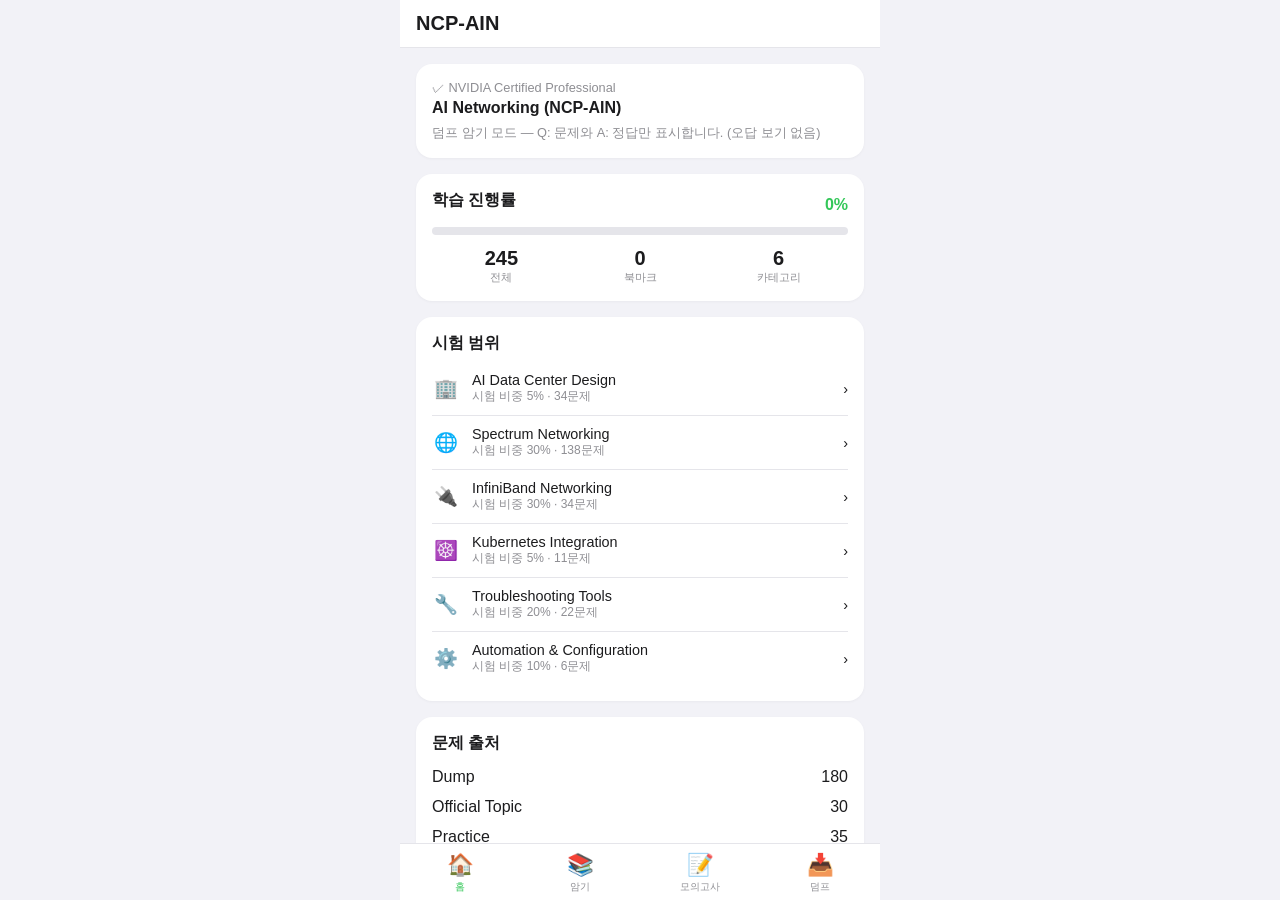
<file: index.html>
<!DOCTYPE html>
<html lang="ko">
<head>
  <meta charset="UTF-8">
  <meta name="viewport" content="width=device-width, initial-scale=1, maximum-scale=1, user-scalable=no, viewport-fit=cover">
  <meta name="apple-mobile-web-app-capable" content="yes">
  <meta name="apple-mobile-web-app-status-bar-style" content="black-translucent">
  <meta name="apple-mobile-web-app-title" content="NCP-AIN">
  <meta name="theme-color" content="#1a5c2e">
  <title>NCP-AIN 암기</title>
  <link rel="manifest" href="manifest.json">
  <link rel="apple-touch-icon" href="icons/icon-192.png">
  <link rel="stylesheet" href="css/style.css?v=d69693b3">
</head>
<body>
  <div id="app">
    <header class="top-bar">
      <h1 id="page-title">NCP-AIN</h1>
      <button id="menu-btn" class="icon-btn" aria-label="메뉴" hidden>⋯</button>
    </header>

    <main id="main-content"></main>

    <nav class="tab-bar" role="tablist">
      <button class="tab active" data-tab="home" role="tab">
        <span class="tab-icon">🏠</span><span>홈</span>
      </button>
      <button class="tab" data-tab="study" role="tab">
        <span class="tab-icon">📚</span><span>암기</span>
      </button>
      <button class="tab" data-tab="exam" role="tab">
        <span class="tab-icon">📝</span><span>모의고사</span>
      </button>
      <button class="tab" data-tab="import" role="tab">
        <span class="tab-icon">📥</span><span>덤프</span>
      </button>
    </nav>
  </div>

  <div id="toast" class="toast" hidden></div>
  <script>
    // One-time cleanup for devices that still have a stale service worker
    // or cache from older app versions (see sw.js). Once cleaned, this
    // becomes a no-op forever, so it no longer reloads the page on every
    // launch (that used to make the app load twice on every open).
    (function () {
      var DONE_KEY = 'ncpain_cache_reset_v7';

      function loadApp() {
        var s = document.createElement('script');
        s.src = 'js/app.js?v=d69693b3';
        document.body.appendChild(s);
      }

      if (localStorage.getItem(DONE_KEY)) {
        loadApp();
        return;
      }

      var hadServiceWorker = false;
      var hadCache = false;
      var tasks = [];

      if ('serviceWorker' in navigator) {
        tasks.push(
          navigator.serviceWorker.getRegistrations().then(function (regs) {
            hadServiceWorker = regs.length > 0;
            return Promise.all(regs.map(function (r) { return r.unregister(); }));
          })
        );
      }
      if ('caches' in window) {
        tasks.push(
          caches.keys().then(function (keys) {
            hadCache = keys.length > 0;
            return Promise.all(keys.map(function (k) { return caches.delete(k); }));
          })
        );
      }

      Promise.all(tasks)
        .catch(function () {})
        .then(function () {
          localStorage.setItem(DONE_KEY, '1');
          if (hadServiceWorker || hadCache) {
            location.reload();
          } else {
            loadApp();
          }
        });
    })();
  </script>
</body>
</html>
</file>
<file: css/style.css>
:root {
  --green: #34c759;
  --green-dark: #1a5c2e;
  --green-light: rgba(52, 199, 89, 0.15);
  --bg: #f2f2f7;
  --card: #ffffff;
  --text: #1c1c1e;
  --text-secondary: #8e8e93;
  --border: #e5e5ea;
  --safe-bottom: env(safe-area-inset-bottom, 0px);
  --safe-top: env(safe-area-inset-top, 0px);
}

* { box-sizing: border-box; -webkit-tap-highlight-color: transparent; }

html, body {
  margin: 0;
  padding: 0;
  font-family: -apple-system, BlinkMacSystemFont, 'SF Pro Text', 'Segoe UI', sans-serif;
  background: var(--bg);
  color: var(--text);
  height: 100%;
  overflow: hidden;
}

#app {
  display: flex;
  flex-direction: column;
  height: 100dvh;
  max-width: 480px;
  margin: 0 auto;
  background: var(--bg);
}

.top-bar {
  padding: calc(12px + var(--safe-top)) 16px 12px;
  background: var(--card);
  border-bottom: 1px solid var(--border);
  display: flex;
  align-items: center;
  justify-content: space-between;
  flex-shrink: 0;
}

.top-bar h1 {
  margin: 0;
  font-size: 1.25rem;
  font-weight: 700;
}

#main-content {
  flex: 1;
  overflow-y: auto;
  -webkit-overflow-scrolling: touch;
  padding: 16px;
  padding-bottom: 8px;
}

.tab-bar {
  display: flex;
  background: var(--card);
  border-top: 1px solid var(--border);
  padding-bottom: var(--safe-bottom);
  flex-shrink: 0;
}

.tab {
  flex: 1;
  display: flex;
  flex-direction: column;
  align-items: center;
  gap: 2px;
  padding: 8px 4px 6px;
  border: none;
  background: none;
  color: var(--text-secondary);
  font-size: 0.65rem;
  cursor: pointer;
}

.tab.active { color: var(--green); }
.tab-icon { font-size: 1.35rem; }

.card {
  background: var(--card);
  border-radius: 16px;
  padding: 16px;
  margin-bottom: 16px;
  box-shadow: 0 1px 3px rgba(0,0,0,0.04);
}

.card h2 { margin: 0 0 8px; font-size: 1rem; }
.card .subtitle { color: var(--text-secondary); font-size: 0.8rem; margin: 0; }

.progress-bar {
  height: 8px;
  background: var(--border);
  border-radius: 4px;
  overflow: hidden;
  margin: 8px 0 12px;
}

.progress-fill {
  height: 100%;
  background: var(--green);
  border-radius: 4px;
  transition: width 0.3s;
}

.stats {
  display: flex;
  text-align: center;
}

.stats > div { flex: 1; }
.stats .num { font-size: 1.25rem; font-weight: 700; }
.stats .label { font-size: 0.7rem; color: var(--text-secondary); }

.category-row {
  display: flex;
  align-items: center;
  gap: 12px;
  padding: 10px 0;
  border: none;
  background: none;
  width: 100%;
  text-align: left;
  font-size: 0.9rem;
  color: var(--text);
  border-bottom: 1px solid var(--border);
  cursor: pointer;
}

.category-row:last-child { border-bottom: none; }
.category-icon { font-size: 1.2rem; width: 28px; text-align: center; }
.category-meta { font-size: 0.75rem; color: var(--text-secondary); }

.chips {
  display: flex;
  gap: 8px;
  overflow-x: auto;
  padding: 8px 0 12px;
  -webkit-overflow-scrolling: touch;
  scrollbar-width: none;
}
.chips::-webkit-scrollbar { display: none; }

.chip {
  flex-shrink: 0;
  padding: 6px 12px;
  border-radius: 999px;
  border: none;
  background: #e5e5ea;
  font-size: 0.75rem;
  font-weight: 500;
  cursor: pointer;
}
.chip.active { background: var(--green-light); color: var(--green-dark); }

.round-banner {
  background: var(--green-light);
  color: var(--green-dark);
  text-align: center;
  padding: 8px;
  font-size: 0.8rem;
  font-weight: 600;
  border-radius: 8px;
  margin-bottom: 12px;
}

.q-header {
  display: flex;
  justify-content: space-between;
  align-items: flex-start;
  margin-bottom: 12px;
  font-size: 0.75rem;
  color: var(--text-secondary);
}

.q-badge {
  display: inline-block;
  padding: 2px 8px;
  border-radius: 999px;
  background: #e5e5ea;
  font-size: 0.65rem;
}

.q-badge.multi { background: #fff3e0; color: #e65100; }

.flashcard {
  background: var(--card);
  border-radius: 12px;
  padding: 16px;
  margin-bottom: 12px;
  line-height: 1.6;
}

.qa-line {
  margin: 0;
  font-size: 0.95rem;
}

.qa-question {
  font-weight: 500;
}

.qa-answer {
  margin-top: 16px;
  padding-top: 16px;
  border-top: 1px solid var(--border);
  color: var(--green-dark);
  font-weight: 500;
}

.question-box {
  background: var(--card);
  border-radius: 12px;
  padding: 16px;
  margin-bottom: 12px;
  font-size: 0.95rem;
  font-weight: 500;
  line-height: 1.5;
}

.choice {
  display: flex;
  gap: 12px;
  align-items: flex-start;
  padding: 12px;
  margin-bottom: 8px;
  background: #f2f2f7;
  border-radius: 10px;
  border: 2px solid transparent;
  font-size: 0.875rem;
  line-height: 1.4;
}

.choice.correct {
  background: var(--green-light);
  border-color: var(--green);
}

.choice-label {
  width: 24px;
  height: 24px;
  border-radius: 50%;
  background: #d1d1d6;
  display: flex;
  align-items: center;
  justify-content: center;
  font-weight: 700;
  font-size: 0.75rem;
  flex-shrink: 0;
}

.choice.correct .choice-label {
  background: var(--green);
  color: white;
}

.btn-primary {
  width: 100%;
  padding: 14px;
  border: none;
  border-radius: 12px;
  background: var(--green);
  color: white;
  font-size: 1rem;
  font-weight: 600;
  cursor: pointer;
  margin-top: 8px;
}

.answer-box {
  background: var(--green-light);
  border-radius: 12px;
  padding: 14px;
  margin-top: 12px;
  font-weight: 600;
  font-size: 0.9rem;
}

.nav-bar {
  display: flex;
  justify-content: space-between;
  align-items: center;
  padding: 12px 0;
  margin-top: 8px;
}

.nav-btn {
  background: none;
  border: none;
  color: var(--green);
  font-size: 0.9rem;
  font-weight: 500;
  cursor: pointer;
  padding: 8px 12px;
}

.nav-counter {
  font-size: 0.85rem;
  color: var(--text-secondary);
  font-variant-numeric: tabular-nums;
}

.import-section { margin-bottom: 20px; }
.import-section h3 { margin: 0 0 8px; font-size: 0.95rem; }

.file-btn {
  display: inline-block;
  padding: 12px 16px;
  background: var(--green);
  color: white;
  border-radius: 10px;
  font-weight: 600;
  cursor: pointer;
  margin: 8px 0;
}

.file-btn input { display: none; }

.btn-danger {
  background: none;
  border: none;
  color: #ff3b30;
  font-size: 0.9rem;
  padding: 8px 0;
  cursor: pointer;
}

.toast {
  position: fixed;
  bottom: calc(80px + var(--safe-bottom));
  left: 50%;
  transform: translateX(-50%);
  background: rgba(0,0,0,0.8);
  color: white;
  padding: 10px 20px;
  border-radius: 999px;
  font-size: 0.85rem;
  z-index: 100;
  max-width: 90%;
  text-align: center;
}

.loading {
  text-align: center;
  padding: 40px;
  color: var(--text-secondary);
}

.exam-intro h2 { margin: 4px 0 8px; }

.exam-restart-link {
  display: block;
  width: 100%;
  text-align: center;
  margin-top: 12px;
}

.exam-progress-row {
  display: flex;
  align-items: center;
  justify-content: space-between;
  gap: 8px;
  font-size: 0.8rem;
  color: var(--text-secondary);
  margin-bottom: 6px;
}

.exam-progress-row > span:first-child { flex-shrink: 0; }
.exam-progress-row > span:nth-child(2) { flex: 1; text-align: center; }

.exam-reset-btn {
  flex-shrink: 0;
  border: none;
  background: none;
  color: var(--text-secondary);
  font-size: 0.75rem;
  cursor: pointer;
  padding: 4px 0;
}

.exam-choices {
  display: flex;
  flex-direction: column;
  gap: 10px;
  margin-bottom: 12px;
}

.exam-choice {
  display: flex;
  gap: 12px;
  align-items: flex-start;
  padding: 12px;
  background: #f2f2f7;
  border-radius: 10px;
  border: 2px solid transparent;
  font-size: 0.9rem;
  line-height: 1.4;
  text-align: left;
  cursor: pointer;
  color: var(--text);
  font-family: inherit;
}

.exam-choice.selected {
  background: var(--green-light);
  border-color: var(--green);
}

.exam-choice.selected .choice-label {
  background: var(--green);
  color: white;
}

.exam-submit-btn {
  flex: 1;
  margin: 0 8px;
}

.exam-shuffle-card { padding: 12px 16px; }

.exam-shuffle-toggle {
  display: flex;
  align-items: center;
  justify-content: space-between;
  gap: 12px;
  cursor: pointer;
}

.exam-shuffle-title {
  font-size: 0.9rem;
  font-weight: 600;
  margin-bottom: 2px;
}

.exam-shuffle-toggle input[type="checkbox"] {
  width: 44px;
  height: 26px;
  flex-shrink: 0;
  appearance: none;
  background: #d1d1d6;
  border-radius: 999px;
  position: relative;
  cursor: pointer;
  transition: background 0.2s;
}

.exam-shuffle-toggle input[type="checkbox"]::before {
  content: '';
  position: absolute;
  top: 2px;
  left: 2px;
  width: 22px;
  height: 22px;
  background: white;
  border-radius: 50%;
  transition: transform 0.2s;
  box-shadow: 0 1px 2px rgba(0,0,0,0.2);
}

.exam-shuffle-toggle input[type="checkbox"]:checked {
  background: var(--green);
}

.exam-shuffle-toggle input[type="checkbox"]:checked::before {
  transform: translateX(18px);
}

.exam-result-card { text-align: center; }

.exam-score-big {
  font-size: 2.75rem;
  font-weight: 800;
  color: var(--green);
  margin: 8px 0 4px;
}

.exam-score-big span {
  font-size: 1.5rem;
  color: var(--text-secondary);
  font-weight: 600;
}

.exam-score-percent {
  font-size: 1rem;
  font-weight: 600;
  color: var(--text-secondary);
  margin-bottom: 12px;
}

.review-item {
  padding: 14px 0;
  border-bottom: 1px solid var(--border);
}

.review-item:last-child { border-bottom: none; }

.review-q {
  margin: 0 0 10px;
  font-size: 0.85rem;
  font-weight: 500;
}

.review-block { margin-top: 8px; }

.review-block-label {
  font-size: 0.7rem;
  font-weight: 700;
  color: var(--text-secondary);
  margin-bottom: 4px;
  text-transform: uppercase;
  letter-spacing: 0.02em;
}

.review-choice {
  display: flex;
  gap: 8px;
  align-items: flex-start;
  padding: 8px 10px;
  border-radius: 8px;
  font-size: 0.8rem;
  line-height: 1.4;
  margin-bottom: 4px;
}

.review-choice-label {
  font-weight: 700;
  flex-shrink: 0;
}

.review-wrong-choice {
  background: rgba(255, 59, 48, 0.1);
  color: #ff3b30;
}

.review-correct-choice {
  background: var(--green-light);
  color: var(--green-dark);
}

@media (prefers-color-scheme: dark) {
  :root {
    --bg: #000000;
    --card: #1c1c1e;
    --text: #f2f2f7;
    --text-secondary: #8e8e93;
    --border: #38383a;
  }
  .choice { background: #2c2c2e; }
  .chip { background: #38383a; color: var(--text); }
  .qa-answer { color: var(--green); }
  .exam-choice { background: #2c2c2e; color: var(--text); }
  .review-correct-choice { background: rgba(52, 199, 89, 0.18); color: var(--green); }
  .review-wrong-choice { background: rgba(255, 69, 58, 0.18); color: #ff6961; }
  .exam-shuffle-toggle input[type="checkbox"] { background: #48484a; }
}
</file>
<file: web/css/style.css>
:root {
  --green: #34c759;
  --green-dark: #1a5c2e;
  --green-light: rgba(52, 199, 89, 0.15);
  --bg: #f2f2f7;
  --card: #ffffff;
  --text: #1c1c1e;
  --text-secondary: #8e8e93;
  --border: #e5e5ea;
  --safe-bottom: env(safe-area-inset-bottom, 0px);
  --safe-top: env(safe-area-inset-top, 0px);
}

* { box-sizing: border-box; -webkit-tap-highlight-color: transparent; }

html, body {
  margin: 0;
  padding: 0;
  font-family: -apple-system, BlinkMacSystemFont, 'SF Pro Text', 'Segoe UI', sans-serif;
  background: var(--bg);
  color: var(--text);
  height: 100%;
  overflow: hidden;
}

#app {
  display: flex;
  flex-direction: column;
  height: 100dvh;
  max-width: 480px;
  margin: 0 auto;
  background: var(--bg);
}

.top-bar {
  padding: calc(12px + var(--safe-top)) 16px 12px;
  background: var(--card);
  border-bottom: 1px solid var(--border);
  display: flex;
  align-items: center;
  justify-content: space-between;
  flex-shrink: 0;
}

.top-bar h1 {
  margin: 0;
  font-size: 1.25rem;
  font-weight: 700;
}

#main-content {
  flex: 1;
  overflow-y: auto;
  -webkit-overflow-scrolling: touch;
  padding: 16px;
  padding-bottom: 8px;
}

.tab-bar {
  display: flex;
  background: var(--card);
  border-top: 1px solid var(--border);
  padding-bottom: var(--safe-bottom);
  flex-shrink: 0;
}

.tab {
  flex: 1;
  display: flex;
  flex-direction: column;
  align-items: center;
  gap: 2px;
  padding: 8px 4px 6px;
  border: none;
  background: none;
  color: var(--text-secondary);
  font-size: 0.65rem;
  cursor: pointer;
}

.tab.active { color: var(--green); }
.tab-icon { font-size: 1.35rem; }

.card {
  background: var(--card);
  border-radius: 16px;
  padding: 16px;
  margin-bottom: 16px;
  box-shadow: 0 1px 3px rgba(0,0,0,0.04);
}

.card h2 { margin: 0 0 8px; font-size: 1rem; }
.card .subtitle { color: var(--text-secondary); font-size: 0.8rem; margin: 0; }

.progress-bar {
  height: 8px;
  background: var(--border);
  border-radius: 4px;
  overflow: hidden;
  margin: 8px 0 12px;
}

.progress-fill {
  height: 100%;
  background: var(--green);
  border-radius: 4px;
  transition: width 0.3s;
}

.stats {
  display: flex;
  text-align: center;
}

.stats > div { flex: 1; }
.stats .num { font-size: 1.25rem; font-weight: 700; }
.stats .label { font-size: 0.7rem; color: var(--text-secondary); }

.category-row {
  display: flex;
  align-items: center;
  gap: 12px;
  padding: 10px 0;
  border: none;
  background: none;
  width: 100%;
  text-align: left;
  font-size: 0.9rem;
  color: var(--text);
  border-bottom: 1px solid var(--border);
  cursor: pointer;
}

.category-row:last-child { border-bottom: none; }
.category-icon { font-size: 1.2rem; width: 28px; text-align: center; }
.category-meta { font-size: 0.75rem; color: var(--text-secondary); }

.chips {
  display: flex;
  gap: 8px;
  overflow-x: auto;
  padding: 8px 0 12px;
  -webkit-overflow-scrolling: touch;
  scrollbar-width: none;
}
.chips::-webkit-scrollbar { display: none; }

.chip {
  flex-shrink: 0;
  padding: 6px 12px;
  border-radius: 999px;
  border: none;
  background: #e5e5ea;
  font-size: 0.75rem;
  font-weight: 500;
  cursor: pointer;
}
.chip.active { background: var(--green-light); color: var(--green-dark); }

.round-banner {
  background: var(--green-light);
  color: var(--green-dark);
  text-align: center;
  padding: 8px;
  font-size: 0.8rem;
  font-weight: 600;
  border-radius: 8px;
  margin-bottom: 12px;
}

.q-header {
  display: flex;
  justify-content: space-between;
  align-items: flex-start;
  margin-bottom: 12px;
  font-size: 0.75rem;
  color: var(--text-secondary);
}

.q-badge {
  display: inline-block;
  padding: 2px 8px;
  border-radius: 999px;
  background: #e5e5ea;
  font-size: 0.65rem;
}

.q-badge.multi { background: #fff3e0; color: #e65100; }

.flashcard {
  background: var(--card);
  border-radius: 12px;
  padding: 16px;
  margin-bottom: 12px;
  line-height: 1.6;
}

.qa-line {
  margin: 0;
  font-size: 0.95rem;
}

.qa-question {
  font-weight: 500;
}

.qa-answer {
  margin-top: 16px;
  padding-top: 16px;
  border-top: 1px solid var(--border);
  color: var(--green-dark);
  font-weight: 500;
}

.question-box {
  background: var(--card);
  border-radius: 12px;
  padding: 16px;
  margin-bottom: 12px;
  font-size: 0.95rem;
  font-weight: 500;
  line-height: 1.5;
}

.choice {
  display: flex;
  gap: 12px;
  align-items: flex-start;
  padding: 12px;
  margin-bottom: 8px;
  background: #f2f2f7;
  border-radius: 10px;
  border: 2px solid transparent;
  font-size: 0.875rem;
  line-height: 1.4;
}

.choice.correct {
  background: var(--green-light);
  border-color: var(--green);
}

.choice-label {
  width: 24px;
  height: 24px;
  border-radius: 50%;
  background: #d1d1d6;
  display: flex;
  align-items: center;
  justify-content: center;
  font-weight: 700;
  font-size: 0.75rem;
  flex-shrink: 0;
}

.choice.correct .choice-label {
  background: var(--green);
  color: white;
}

.btn-primary {
  width: 100%;
  padding: 14px;
  border: none;
  border-radius: 12px;
  background: var(--green);
  color: white;
  font-size: 1rem;
  font-weight: 600;
  cursor: pointer;
  margin-top: 8px;
}

.answer-box {
  background: var(--green-light);
  border-radius: 12px;
  padding: 14px;
  margin-top: 12px;
  font-weight: 600;
  font-size: 0.9rem;
}

.nav-bar {
  display: flex;
  justify-content: space-between;
  align-items: center;
  padding: 12px 0;
  margin-top: 8px;
}

.nav-btn {
  background: none;
  border: none;
  color: var(--green);
  font-size: 0.9rem;
  font-weight: 500;
  cursor: pointer;
  padding: 8px 12px;
}

.nav-counter {
  font-size: 0.85rem;
  color: var(--text-secondary);
  font-variant-numeric: tabular-nums;
}

.import-section { margin-bottom: 20px; }
.import-section h3 { margin: 0 0 8px; font-size: 0.95rem; }

.file-btn {
  display: inline-block;
  padding: 12px 16px;
  background: var(--green);
  color: white;
  border-radius: 10px;
  font-weight: 600;
  cursor: pointer;
  margin: 8px 0;
}

.file-btn input { display: none; }

.btn-danger {
  background: none;
  border: none;
  color: #ff3b30;
  font-size: 0.9rem;
  padding: 8px 0;
  cursor: pointer;
}

.toast {
  position: fixed;
  bottom: calc(80px + var(--safe-bottom));
  left: 50%;
  transform: translateX(-50%);
  background: rgba(0,0,0,0.8);
  color: white;
  padding: 10px 20px;
  border-radius: 999px;
  font-size: 0.85rem;
  z-index: 100;
  max-width: 90%;
  text-align: center;
}

.loading {
  text-align: center;
  padding: 40px;
  color: var(--text-secondary);
}

.exam-intro h2 { margin: 4px 0 8px; }

.exam-restart-link {
  display: block;
  width: 100%;
  text-align: center;
  margin-top: 12px;
}

.exam-progress-row {
  display: flex;
  align-items: center;
  justify-content: space-between;
  gap: 8px;
  font-size: 0.8rem;
  color: var(--text-secondary);
  margin-bottom: 6px;
}

.exam-progress-row > span:first-child { flex-shrink: 0; }
.exam-progress-row > span:nth-child(2) { flex: 1; text-align: center; }

.exam-reset-btn {
  flex-shrink: 0;
  border: none;
  background: none;
  color: var(--text-secondary);
  font-size: 0.75rem;
  cursor: pointer;
  padding: 4px 0;
}

.exam-choices {
  display: flex;
  flex-direction: column;
  gap: 10px;
  margin-bottom: 12px;
}

.exam-choice {
  display: flex;
  gap: 12px;
  align-items: flex-start;
  padding: 12px;
  background: #f2f2f7;
  border-radius: 10px;
  border: 2px solid transparent;
  font-size: 0.9rem;
  line-height: 1.4;
  text-align: left;
  cursor: pointer;
  color: var(--text);
  font-family: inherit;
}

.exam-choice.selected {
  background: var(--green-light);
  border-color: var(--green);
}

.exam-choice.selected .choice-label {
  background: var(--green);
  color: white;
}

.exam-submit-btn {
  flex: 1;
  margin: 0 8px;
}

.exam-shuffle-card { padding: 12px 16px; }

.exam-shuffle-toggle {
  display: flex;
  align-items: center;
  justify-content: space-between;
  gap: 12px;
  cursor: pointer;
}

.exam-shuffle-title {
  font-size: 0.9rem;
  font-weight: 600;
  margin-bottom: 2px;
}

.exam-shuffle-toggle input[type="checkbox"] {
  width: 44px;
  height: 26px;
  flex-shrink: 0;
  appearance: none;
  background: #d1d1d6;
  border-radius: 999px;
  position: relative;
  cursor: pointer;
  transition: background 0.2s;
}

.exam-shuffle-toggle input[type="checkbox"]::before {
  content: '';
  position: absolute;
  top: 2px;
  left: 2px;
  width: 22px;
  height: 22px;
  background: white;
  border-radius: 50%;
  transition: transform 0.2s;
  box-shadow: 0 1px 2px rgba(0,0,0,0.2);
}

.exam-shuffle-toggle input[type="checkbox"]:checked {
  background: var(--green);
}

.exam-shuffle-toggle input[type="checkbox"]:checked::before {
  transform: translateX(18px);
}

.exam-result-card { text-align: center; }

.exam-score-big {
  font-size: 2.75rem;
  font-weight: 800;
  color: var(--green);
  margin: 8px 0 4px;
}

.exam-score-big span {
  font-size: 1.5rem;
  color: var(--text-secondary);
  font-weight: 600;
}

.exam-score-percent {
  font-size: 1rem;
  font-weight: 600;
  color: var(--text-secondary);
  margin-bottom: 12px;
}

.review-item {
  padding: 14px 0;
  border-bottom: 1px solid var(--border);
}

.review-item:last-child { border-bottom: none; }

.review-q {
  margin: 0 0 10px;
  font-size: 0.85rem;
  font-weight: 500;
}

.review-block { margin-top: 8px; }

.review-block-label {
  font-size: 0.7rem;
  font-weight: 700;
  color: var(--text-secondary);
  margin-bottom: 4px;
  text-transform: uppercase;
  letter-spacing: 0.02em;
}

.review-choice {
  display: flex;
  gap: 8px;
  align-items: flex-start;
  padding: 8px 10px;
  border-radius: 8px;
  font-size: 0.8rem;
  line-height: 1.4;
  margin-bottom: 4px;
}

.review-choice-label {
  font-weight: 700;
  flex-shrink: 0;
}

.review-wrong-choice {
  background: rgba(255, 59, 48, 0.1);
  color: #ff3b30;
}

.review-correct-choice {
  background: var(--green-light);
  color: var(--green-dark);
}

@media (prefers-color-scheme: dark) {
  :root {
    --bg: #000000;
    --card: #1c1c1e;
    --text: #f2f2f7;
    --text-secondary: #8e8e93;
    --border: #38383a;
  }
  .choice { background: #2c2c2e; }
  .chip { background: #38383a; color: var(--text); }
  .qa-answer { color: var(--green); }
  .exam-choice { background: #2c2c2e; color: var(--text); }
  .review-correct-choice { background: rgba(52, 199, 89, 0.18); color: var(--green); }
  .review-wrong-choice { background: rgba(255, 69, 58, 0.18); color: #ff6961; }
  .exam-shuffle-toggle input[type="checkbox"] { background: #48484a; }
}
</file>
